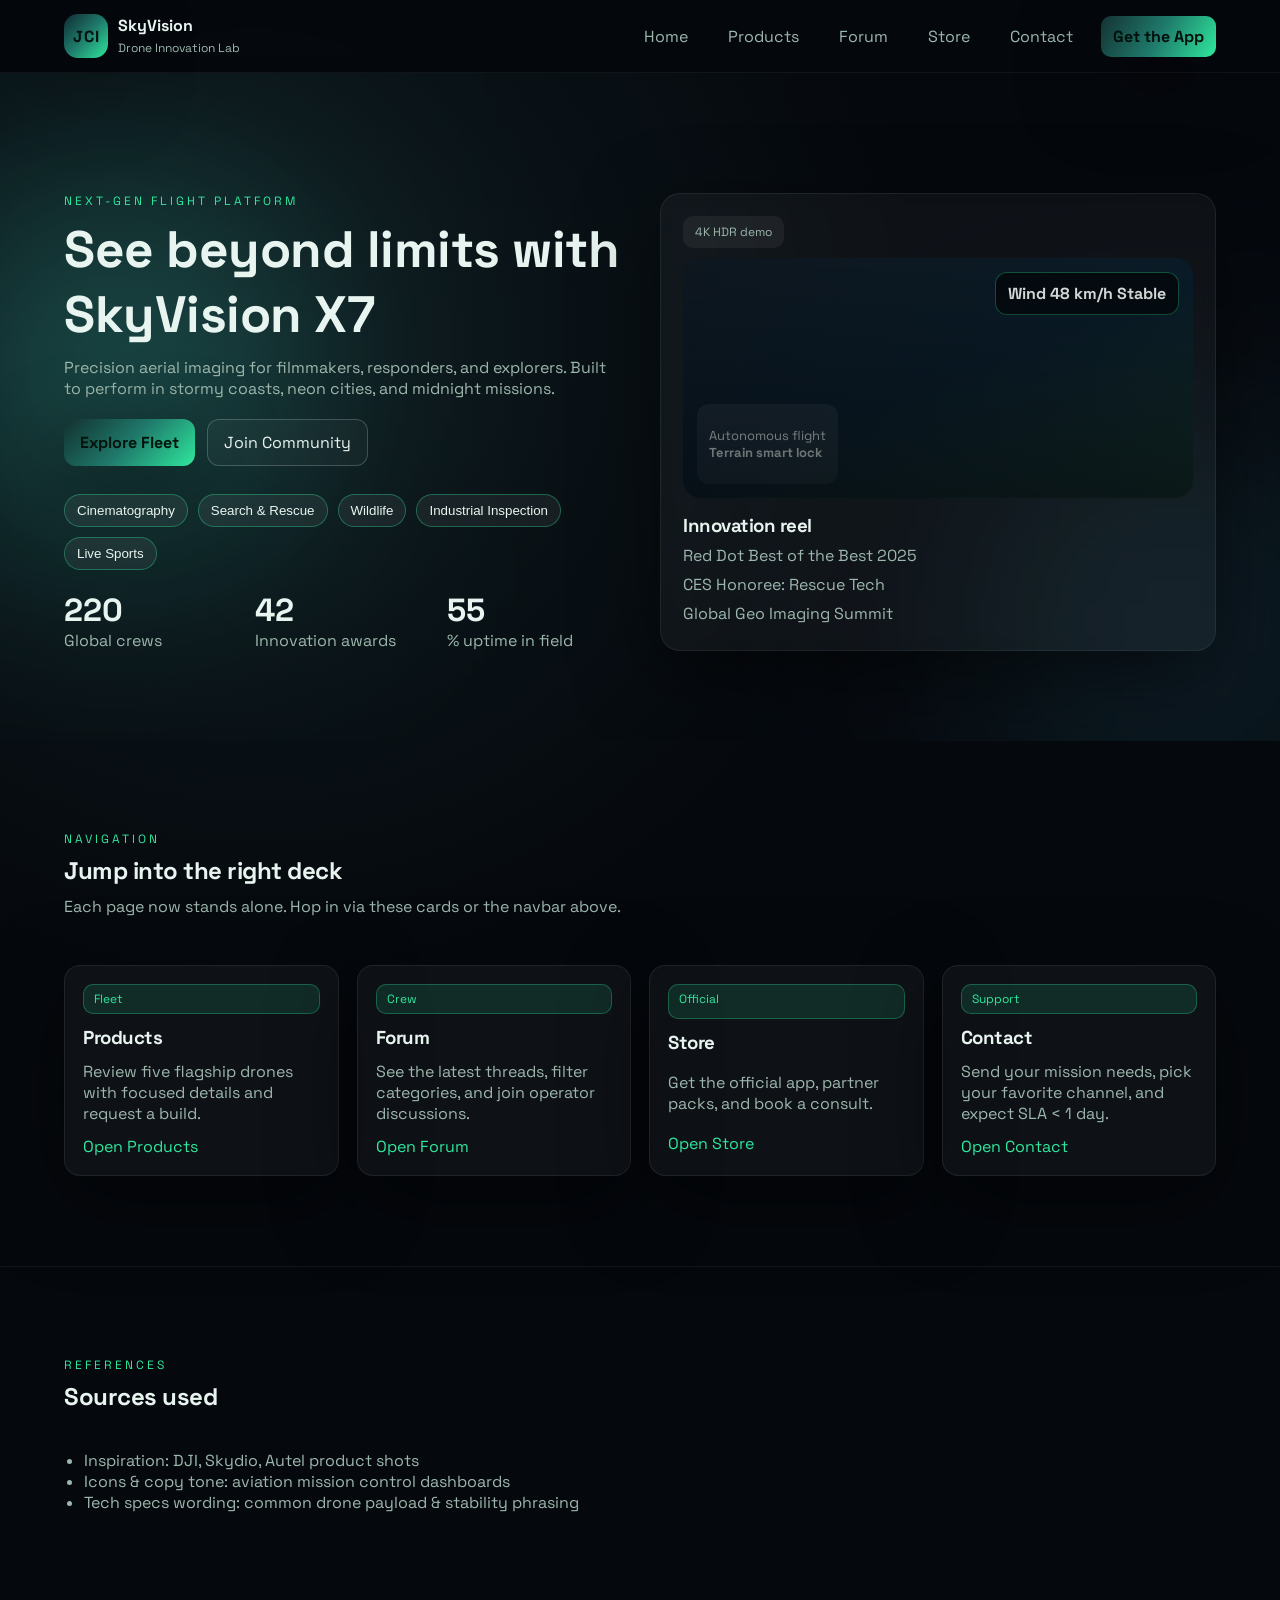
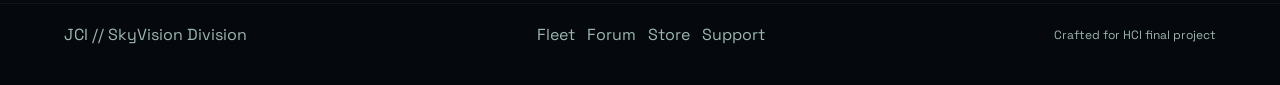
<file: index.html>
<!DOCTYPE html>
<html lang="en">
<head>
  <meta charset="UTF-8">
  <meta name="viewport" content="width=device-width, initial-scale=1.0">
  <title>JCI | SkyVision Experience</title>
  <link rel="preconnect" href="https://fonts.googleapis.com">
  <link rel="preconnect" href="https://fonts.gstatic.com" crossorigin>
  <link href="https://fonts.googleapis.com/css2?family=Space+Grotesk:wght@400;500;600;700&display=swap" rel="stylesheet">
  <link rel="stylesheet" href="styles.css">
</head>
<body>
  <header class="topbar">
    <a class="brand" href="index.html" aria-label="Go to JCI home">
      <div class="brand-mark">JCI</div>
      <div class="brand-text">
        <span>SkyVision</span>
        <small>Drone Innovation Lab</small>
      </div>
    </a>
    <button class="nav-toggle" aria-label="Toggle navigation">
      <span></span><span></span><span></span>
    </button>
    <nav class="nav">
      <a href="index.html">Home</a>
      <a href="products.html">Products</a>
      <a href="forum.html">Forum</a>
      <a href="store.html">Store</a>
      <a href="contact.html">Contact</a>
      <a class="pill" href="store.html#app">Get the App</a>
    </nav>
  </header>

  <main>
    <section id="home" class="section hero">
      <div class="glow glow-a"></div>
      <div class="glow glow-b"></div>
      <div class="hero-grid">
        <div>
          <p class="eyebrow">Next-Gen Flight Platform</p>
          <h1>See beyond limits with SkyVision X7</h1>
          <p class="lede">Precision aerial imaging for filmmakers, responders, and explorers. Built to perform in stormy coasts, neon cities, and midnight missions.</p>
          <div class="actions">
            <a class="btn primary" href="products.html">Explore Fleet</a>
            <a class="btn ghost" href="forum.html">Join Community</a>
          </div>
          <div class="fields">
            <button class="chip field-chip" data-cat="Cinematography">Cinematography</button>
            <button class="chip field-chip" data-cat="Rescue">Search &amp; Rescue</button>
            <button class="chip field-chip" data-cat="Wildlife">Wildlife</button>
            <button class="chip field-chip" data-cat="Industrial">Industrial Inspection</button>
            <button class="chip field-chip" data-cat="Sports">Live Sports</button>
          </div>
          <div class="metrics">
            <div><span class="metric-value" data-target="280">0</span><span class="metric-label">Global crews</span></div>
            <div><span class="metric-value" data-target="42">0</span><span class="metric-label">Innovation awards</span></div>
            <div><span class="metric-value" data-target="99">0</span><span class="metric-label">% uptime in field</span></div>
          </div>
        </div>
        <div class="hero-card">
          <div class="hero-video">
            <div class="video-tag">4K HDR demo</div>
            <div class="video-frame">
              <video
                id="heroVideo"
                class="video-media"
                src="assets/SkyVIsionX7_in action.mp4"
                data-src-primary="assets/SkyVIsionX7_in action.mp4"
                data-src-alt="assets/Vision Tiger.mp4"
                autoplay
                muted
                playsinline
              ></video>
              <div class="floating-badge">
                <p>Autonomous flight<br><strong>Terrain smart lock</strong></p>
              </div>
              <div class="stat-chip">
                <span>Wind 48 km/h</span>
                <strong>Stable</strong>
              </div>
            </div>
          </div>
          <div class="hero-awards">
            <h3>Innovation reel</h3>
            <ul>
              <li>Red Dot Best of the Best 2025</li>
              <li>CES Honoree: Rescue Tech</li>
              <li>Global Geo Imaging Summit</li>
            </ul>
          </div>
        </div>
      </div>
    </section>

    <section class="section">
      <div class="section-head">
        <div>
          <p class="eyebrow">Navigation</p>
          <h2>Jump into the right deck</h2>
          <p class="lede">Each page now stands alone. Hop in via these cards or the navbar above.</p>
        </div>
      </div>
      <div class="card-grid">
        <a class="card" href="products.html">
          <span class="product-tag">Fleet</span>
          <h3>Products</h3>
          <p>Review five flagship drones with focused details and request a build.</p>
          <span class="text-link">Open Products</span>
        </a>
        <a class="card" href="forum.html">
          <span class="product-tag">Crew</span>
          <h3>Forum</h3>
          <p>See the latest threads, filter categories, and join operator discussions.</p>
          <span class="text-link">Open Forum</span>
        </a>
        <a class="card" href="store.html">
          <span class="product-tag">Official</span>
          <h3>Store</h3>
          <p>Get the official app, partner packs, and book a consult.</p>
          <span class="text-link">Open Store</span>
        </a>
        <a class="card" href="contact.html">
          <span class="product-tag">Support</span>
          <h3>Contact</h3>
          <p>Send your mission needs, pick your favorite channel, and expect SLA &lt; 1 day.</p>
          <span class="text-link">Open Contact</span>
        </a>
      </div>
    </section>

    <section class="section references">
      <div class="section-head">
        <div>
          <p class="eyebrow">References</p>
          <h2>Sources used</h2>
        </div>
      </div>
      <ul class="reference-list">
        <li>Inspiration: DJI, Skydio, Autel product shots</li>
        <li>Icons & copy tone: aviation mission control dashboards</li>
        <li>Tech specs wording: common drone payload & stability phrasing</li>
      </ul>
    </section>
  </main>

  <footer class="footer">
    <div>JCI // SkyVision Division</div>
    <div class="foot-links">
      <a href="products.html">Fleet</a>
      <a href="forum.html">Forum</a>
      <a href="store.html">Store</a>
      <a href="contact.html">Support</a>
    </div>
    <div class="foot-meta">Crafted for HCI final project</div>
  </footer>

  <script src="script.js"></script>
</body>
</html>
</file>
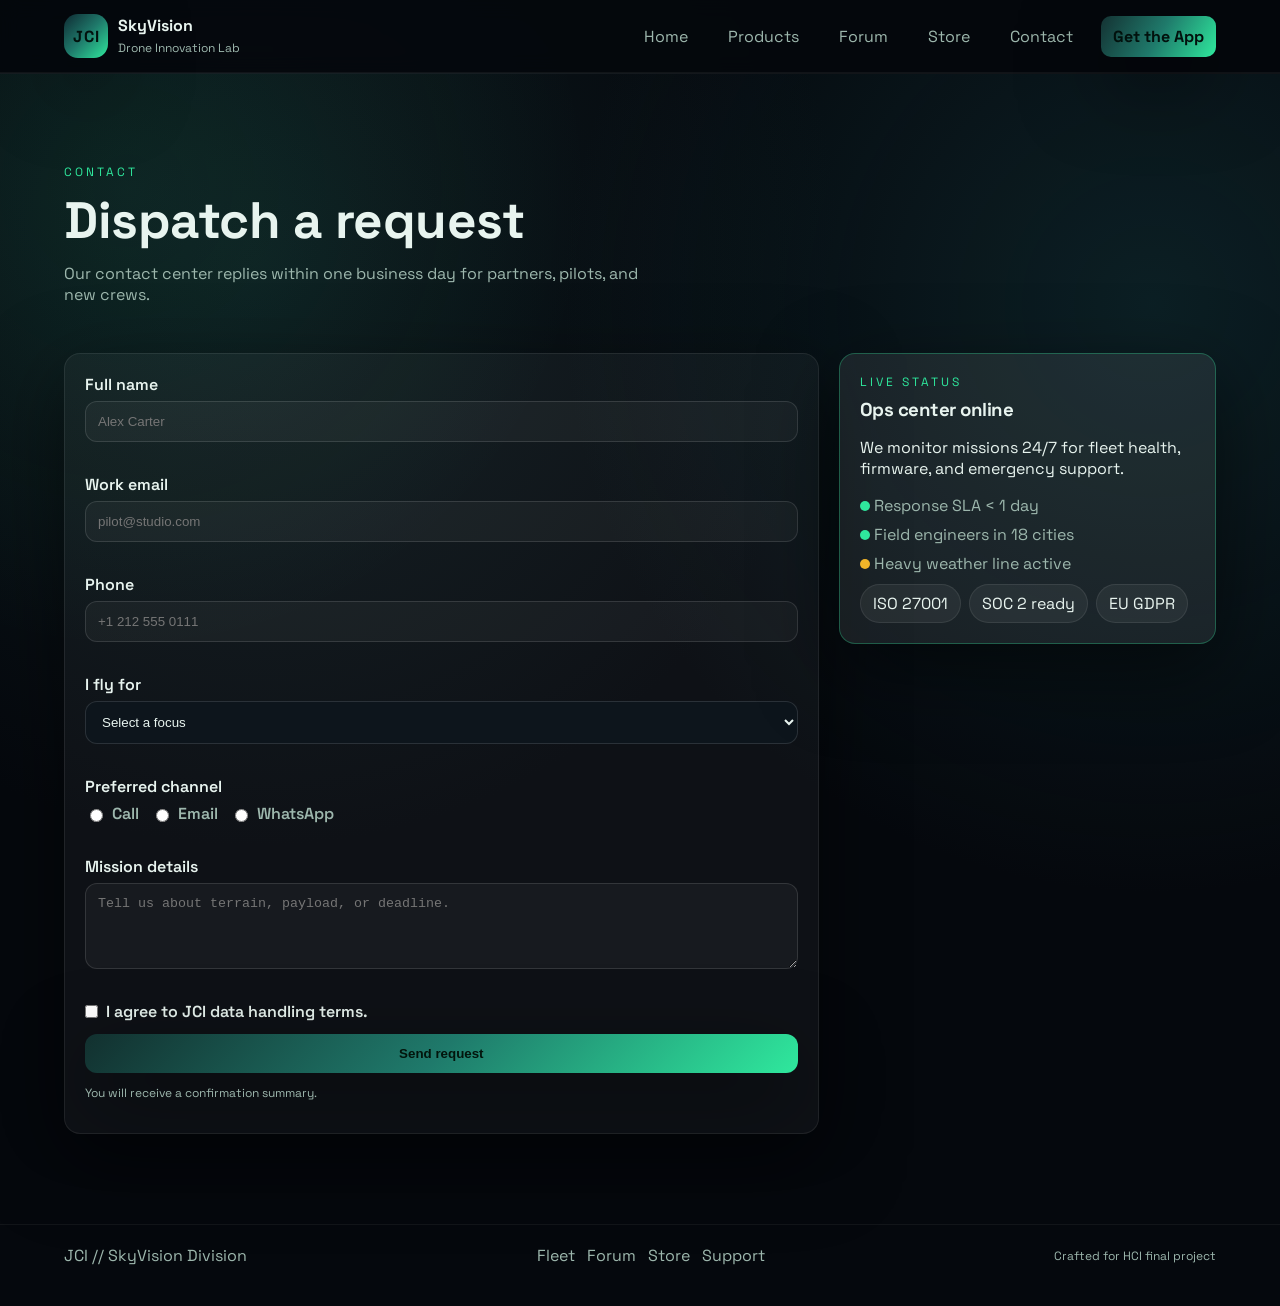
<file: contact.html>
<!DOCTYPE html>
<html lang="en">
<head>
  <meta charset="UTF-8">
  <meta name="viewport" content="width=device-width, initial-scale=1.0">
  <title>Contact | JCI SkyVision</title>
  <link rel="preconnect" href="https://fonts.googleapis.com">
  <link rel="preconnect" href="https://fonts.gstatic.com" crossorigin>
  <link href="https://fonts.googleapis.com/css2?family=Space+Grotesk:wght@400;500;600;700&display=swap" rel="stylesheet">
  <link rel="stylesheet" href="styles.css">
</head>
<body>
  <header class="topbar">
    <a class="brand" href="index.html" aria-label="Go to JCI home">
      <div class="brand-mark">JCI</div>
      <div class="brand-text">
        <span>SkyVision</span>
        <small>Drone Innovation Lab</small>
      </div>
    </a>
    <button class="nav-toggle" aria-label="Toggle navigation">
      <span></span><span></span><span></span>
    </button>
    <nav class="nav">
      <a href="index.html">Home</a>
      <a href="products.html">Products</a>
      <a href="forum.html">Forum</a>
      <a href="store.html">Store</a>
      <a href="contact.html">Contact</a>
      <a class="pill" href="store.html#app">Get the App</a>
    </nav>
  </header>

  <main>
    <section id="contact" class="section contact">
      <div class="section-head">
        <div>
          <p class="eyebrow">Contact</p>
          <h1>Dispatch a request</h1>
          <p class="lede">Our contact center replies within one business day for partners, pilots, and new crews.</p>
        </div>
      </div>
      <div class="contact-grid">
        <form id="contactForm" novalidate>
          <div class="form-row">
            <label for="name">Full name</label>
            <input type="text" id="name" name="name" placeholder="Alex Carter">
            <small class="error" id="err-name"></small>
          </div>
          <div class="form-row">
            <label for="email">Work email</label>
            <input type="email" id="email" name="email" placeholder="pilot@studio.com">
            <small class="error" id="err-email"></small>
          </div>
          <div class="form-row">
            <label for="phone">Phone</label>
            <input type="tel" id="phone" name="phone" placeholder="+1 212 555 0111">
            <small class="error" id="err-phone"></small>
          </div>
          <div class="form-row">
            <label for="role">I fly for</label>
            <select id="role" name="role">
              <option value="">Select a focus</option>
              <option value="film">Film production</option>
              <option value="rescue">Rescue & safety</option>
              <option value="inspection">Industrial inspection</option>
              <option value="mapping">Mapping & survey</option>
              <option value="hobby">Hobby crew</option>
              <option value="security">Security & perimeter patrol</option>
            </select>
            <small class="error" id="err-role"></small>
          </div>
          <div class="form-row">
            <label>Preferred channel</label>
            <div class="radio-row">
              <label><input type="radio" name="channel" value="call"> Call</label>
              <label><input type="radio" name="channel" value="email"> Email</label>
              <label><input type="radio" name="channel" value="whatsapp"> WhatsApp</label>
            </div>
            <small class="error" id="err-channel"></small>
          </div>
          <div class="form-row">
            <label for="message">Mission details</label>
            <textarea id="message" name="message" rows="4" placeholder="Tell us about terrain, payload, or deadline."></textarea>
            <small class="error" id="err-message"></small>
          </div>
          <div class="form-row checkbox">
            <label><input type="checkbox" id="terms" name="terms"> I agree to JCI data handling terms.</label>
            <small class="error" id="err-terms"></small>
          </div>
          <div class="form-row">
            <button class="btn primary" type="submit">Send request</button>
            <p class="tiny">You will receive a confirmation summary.</p>
          </div>
        </form>
        <div class="contact-side">
          <div class="pulse-card">
            <p class="eyebrow">Live status</p>
            <h3>Ops center online</h3>
            <p>We monitor missions 24/7 for fleet health, firmware, and emergency support.</p>
            <ul class="status-list">
              <li><span class="dot green"></span> Response SLA &lt; 1 day</li>
              <li><span class="dot green"></span> Field engineers in 18 cities</li>
              <li><span class="dot yellow"></span> Heavy weather line active</li>
            </ul>
            <div class="chip-row">
              <div class="chip">ISO 27001</div>
              <div class="chip">SOC 2 ready</div>
              <div class="chip">EU GDPR</div>
            </div>
          </div>
        </div>
      </div>
    </section>
  </main>

  <footer class="footer">
    <div>JCI // SkyVision Division</div>
    <div class="foot-links">
      <a href="products.html">Fleet</a>
      <a href="forum.html">Forum</a>
      <a href="store.html">Store</a>
      <a href="contact.html">Support</a>
    </div>
    <div class="foot-meta">Crafted for HCI final project</div>
  </footer>

  <script src="script.js"></script>
</body>
</html>
</file>
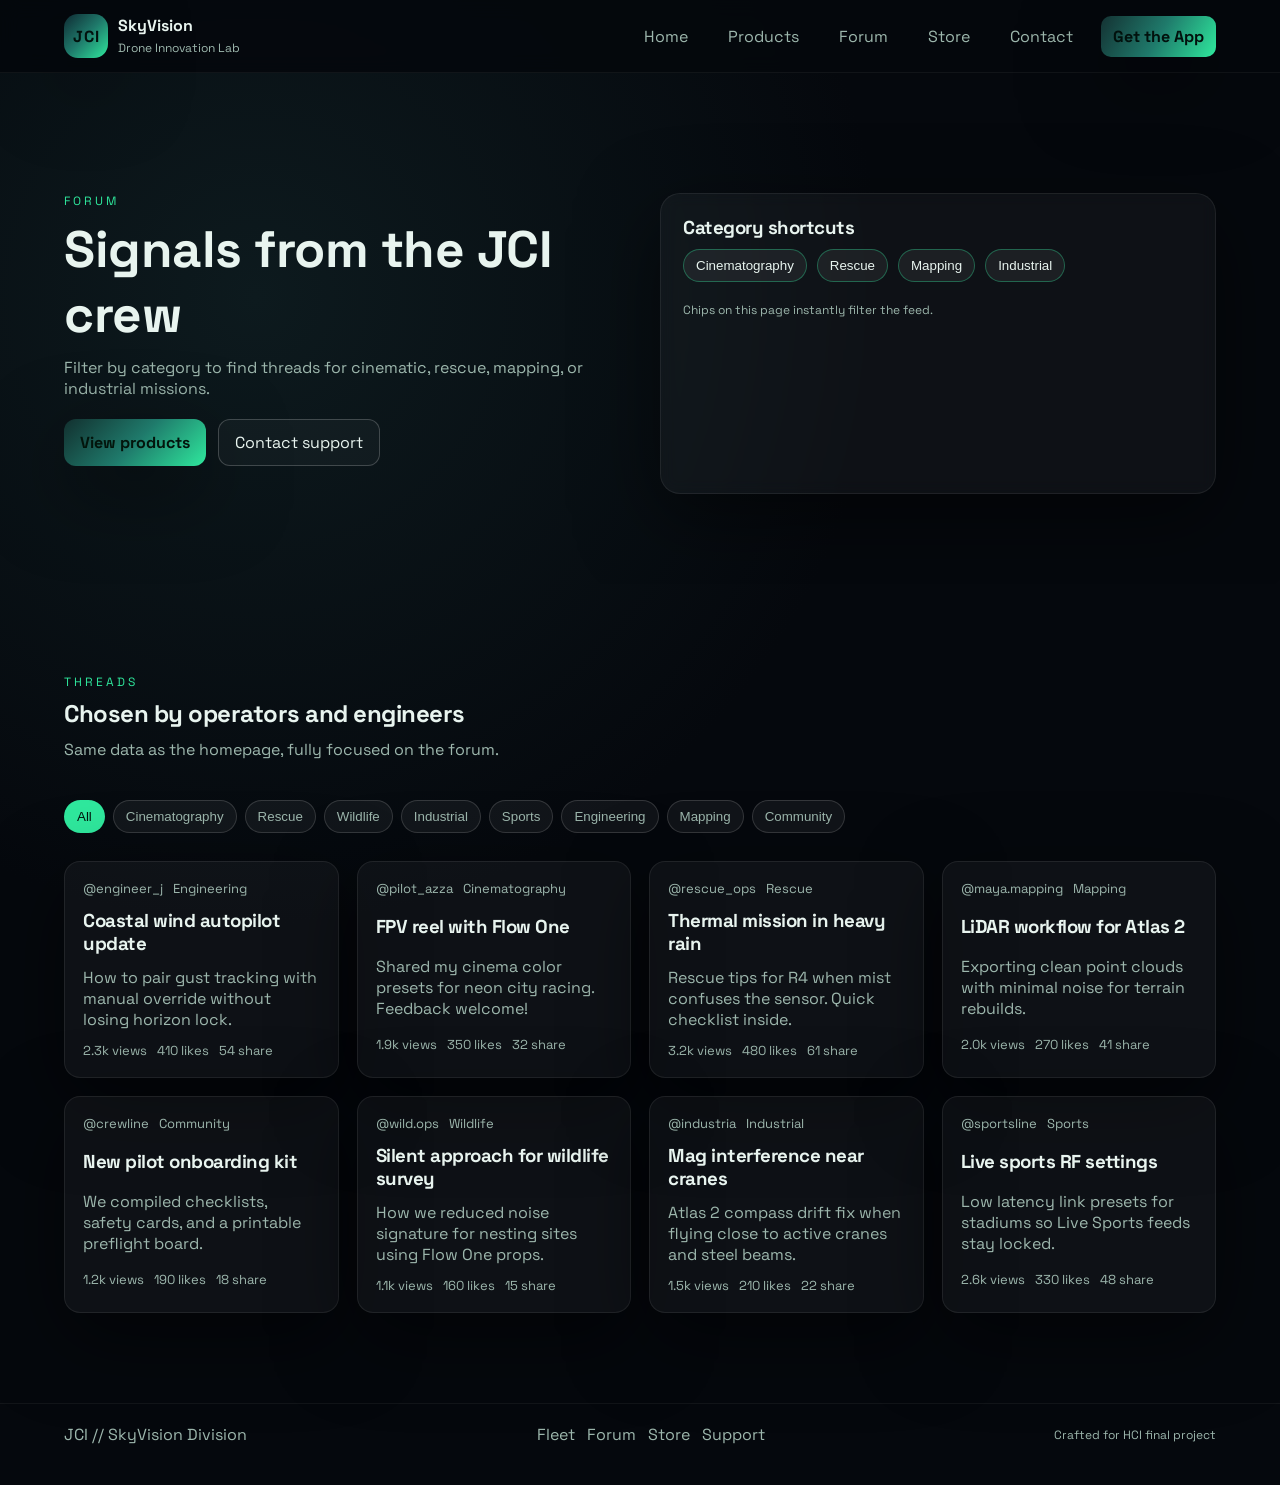
<file: forum.html>
<!DOCTYPE html>
<html lang="en">
<head>
  <meta charset="UTF-8">
  <meta name="viewport" content="width=device-width, initial-scale=1.0">
  <title>Forum | JCI SkyVision</title>
  <link rel="preconnect" href="https://fonts.googleapis.com">
  <link rel="preconnect" href="https://fonts.gstatic.com" crossorigin>
  <link href="https://fonts.googleapis.com/css2?family=Space+Grotesk:wght@400;500;600;700&display=swap" rel="stylesheet">
  <link rel="stylesheet" href="styles.css">
</head>
<body>
  <header class="topbar">
    <a class="brand" href="index.html" aria-label="Go to JCI home">
      <div class="brand-mark">JCI</div>
      <div class="brand-text">
        <span>SkyVision</span>
        <small>Drone Innovation Lab</small>
      </div>
    </a>
    <button class="nav-toggle" aria-label="Toggle navigation">
      <span></span><span></span><span></span>
    </button>
    <nav class="nav">
      <a href="index.html">Home</a>
      <a href="products.html">Products</a>
      <a href="forum.html">Forum</a>
      <a href="store.html">Store</a>
      <a href="contact.html">Contact</a>
      <a class="pill" href="store.html#app">Get the App</a>
    </nav>
  </header>

  <main>
    <section class="section hero" id="forum">
      <div class="hero-grid">
        <div>
          <p class="eyebrow">Forum</p>
          <h1>Signals from the JCI crew</h1>
          <p class="lede">Filter by category to find threads for cinematic, rescue, mapping, or industrial missions.</p>
          <div class="actions">
            <a class="btn primary" href="products.html">View products</a>
            <a class="btn ghost" href="contact.html">Contact support</a>
          </div>
        </div>
        <div class="hero-card">
          <h3>Category shortcuts</h3>
          <div class="fields">
            <button class="chip field-chip" data-cat="Cinematography">Cinematography</button>
            <button class="chip field-chip" data-cat="Rescue">Rescue</button>
            <button class="chip field-chip" data-cat="Mapping">Mapping</button>
            <button class="chip field-chip" data-cat="Industrial">Industrial</button>
          </div>
          <p class="tiny">Chips on this page instantly filter the feed.</p>
        </div>
      </div>
    </section>

    <section class="section">
      <div class="section-head">
        <div>
          <p class="eyebrow">Threads</p>
          <h2>Chosen by operators and engineers</h2>
          <p class="lede">Same data as the homepage, fully focused on the forum.</p>
        </div>
        <div class="filters" id="filterBar"></div>
      </div>
      <div class="card-grid forum-grid" id="forumGrid"></div>
    </section>
  </main>

  <footer class="footer">
    <div>JCI // SkyVision Division</div>
    <div class="foot-links">
      <a href="products.html">Fleet</a>
      <a href="forum.html">Forum</a>
      <a href="store.html">Store</a>
      <a href="contact.html">Support</a>
    </div>
    <div class="foot-meta">Crafted for HCI final project</div>
  </footer>

  <script src="script.js"></script>
</body>
</html>
</file>
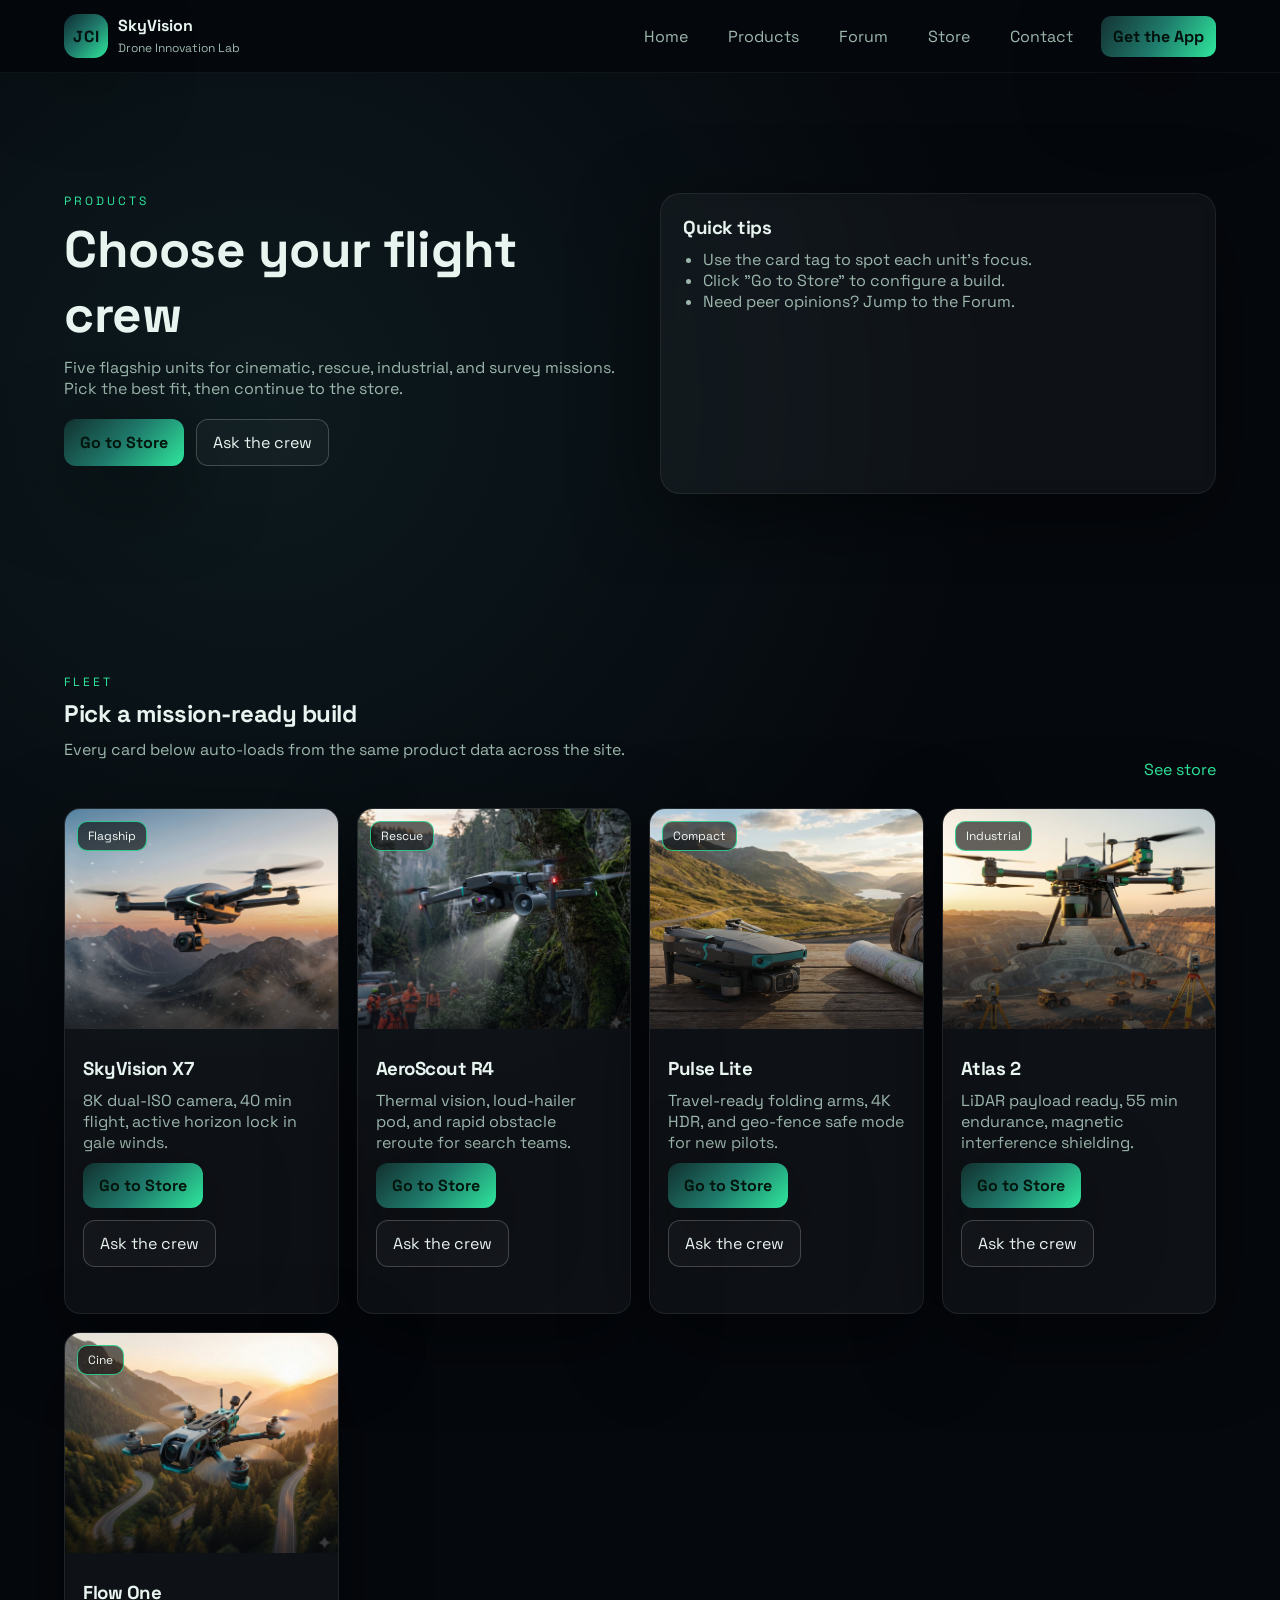
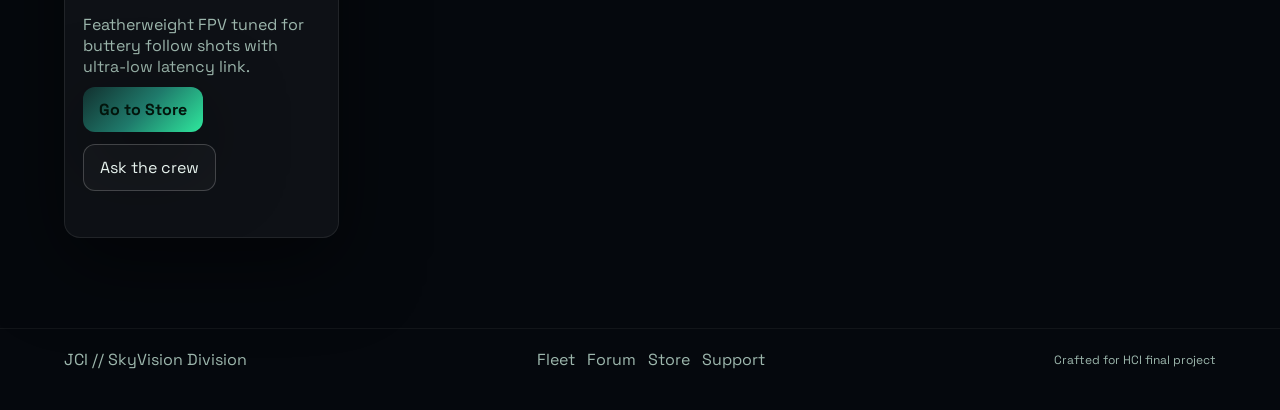
<file: products.html>
<!DOCTYPE html>
<html lang="en">
<head>
  <meta charset="UTF-8">
  <meta name="viewport" content="width=device-width, initial-scale=1.0">
  <title>Products | JCI SkyVision</title>
  <link rel="preconnect" href="https://fonts.googleapis.com">
  <link rel="preconnect" href="https://fonts.gstatic.com" crossorigin>
  <link href="https://fonts.googleapis.com/css2?family=Space+Grotesk:wght@400;500;600;700&display=swap" rel="stylesheet">
  <link rel="stylesheet" href="styles.css">
</head>
<body>
  <header class="topbar">
    <a class="brand" href="index.html" aria-label="Go to JCI home">
      <div class="brand-mark">JCI</div>
      <div class="brand-text">
        <span>SkyVision</span>
        <small>Drone Innovation Lab</small>
      </div>
    </a>
    <button class="nav-toggle" aria-label="Toggle navigation">
      <span></span><span></span><span></span>
    </button>
    <nav class="nav">
      <a href="index.html">Home</a>
      <a href="products.html">Products</a>
      <a href="forum.html">Forum</a>
      <a href="store.html">Store</a>
      <a href="contact.html">Contact</a>
      <a class="pill" href="store.html#app">Get the App</a>
    </nav>
  </header>

  <main>
    <section class="section hero" id="products">
      <div class="hero-grid">
        <div>
          <p class="eyebrow">Products</p>
          <h1>Choose your flight crew</h1>
          <p class="lede">Five flagship units for cinematic, rescue, industrial, and survey missions. Pick the best fit, then continue to the store.</p>
          <div class="actions">
            <a class="btn primary" href="store.html">Go to Store</a>
            <a class="btn ghost" href="forum.html">Ask the crew</a>
          </div>
        </div>
        <div class="hero-card">
          <h3>Quick tips</h3>
          <ul class="reference-list">
            <li>Use the card tag to spot each unit's focus.</li>
            <li>Click "Go to Store" to configure a build.</li>
            <li>Need peer opinions? Jump to the Forum.</li>
          </ul>
        </div>
      </div>
    </section>

    <section class="section">
      <div class="section-head">
        <div>
          <p class="eyebrow">Fleet</p>
          <h2>Pick a mission-ready build</h2>
          <p class="lede">Every card below auto-loads from the same product data across the site.</p>
        </div>
        <a class="text-link" href="store.html">See store</a>
      </div>
      <div class="card-grid" id="productGrid"></div>
    </section>
  </main>

  <footer class="footer">
    <div>JCI // SkyVision Division</div>
    <div class="foot-links">
      <a href="products.html">Fleet</a>
      <a href="forum.html">Forum</a>
      <a href="store.html">Store</a>
      <a href="contact.html">Support</a>
    </div>
    <div class="foot-meta">Crafted for HCI final project</div>
  </footer>

  <script src="script.js"></script>
</body>
</html>
</file>
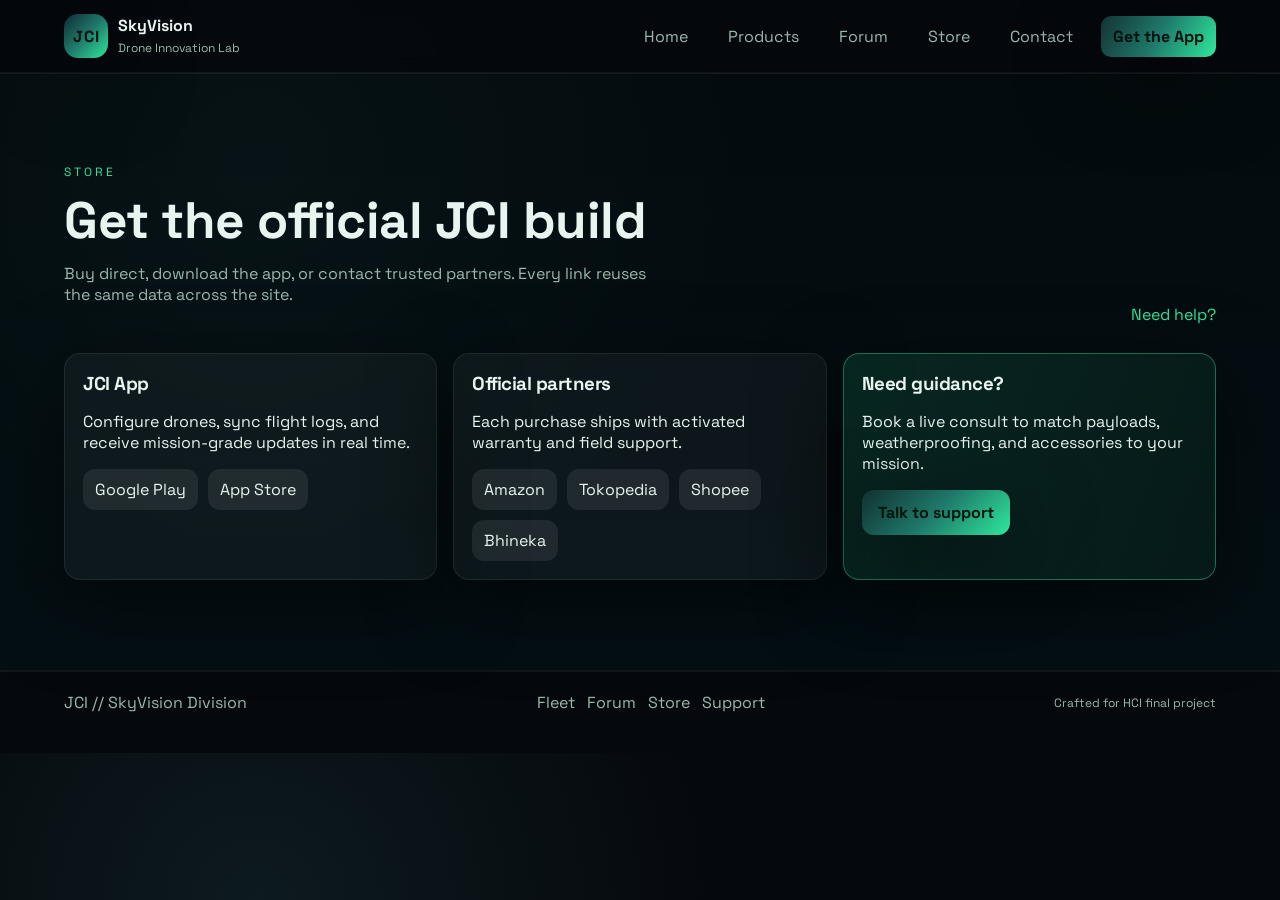
<file: store.html>
<!DOCTYPE html>
<html lang="en">
<head>
  <meta charset="UTF-8">
  <meta name="viewport" content="width=device-width, initial-scale=1.0">
  <title>Store | JCI SkyVision</title>
  <link rel="preconnect" href="https://fonts.googleapis.com">
  <link rel="preconnect" href="https://fonts.gstatic.com" crossorigin>
  <link href="https://fonts.googleapis.com/css2?family=Space+Grotesk:wght@400;500;600;700&display=swap" rel="stylesheet">
  <link rel="stylesheet" href="styles.css">
</head>
<body>
  <header class="topbar">
    <a class="brand" href="index.html" aria-label="Go to JCI home">
      <div class="brand-mark">JCI</div>
      <div class="brand-text">
        <span>SkyVision</span>
        <small>Drone Innovation Lab</small>
      </div>
    </a>
    <button class="nav-toggle" aria-label="Toggle navigation">
      <span></span><span></span><span></span>
    </button>
    <nav class="nav">
      <a href="index.html">Home</a>
      <a href="products.html">Products</a>
      <a href="forum.html">Forum</a>
      <a href="store.html">Store</a>
      <a href="contact.html">Contact</a>
      <a class="pill" href="store.html#app">Get the App</a>
    </nav>
  </header>

  <main>
    <section id="store" class="section store">
      <div class="section-head">
        <div>
          <p class="eyebrow">Store</p>
          <h1>Get the official JCI build</h1>
          <p class="lede">Buy direct, download the app, or contact trusted partners. Every link reuses the same data across the site.</p>
        </div>
        <a class="text-link" href="contact.html">Need help?</a>
      </div>
      <div class="store-grid">
        <div class="store-card" id="app">
          <h3>JCI App</h3>
          <p>Configure drones, sync flight logs, and receive mission-grade updates in real time.</p>
          <div class="badges">
            <a class="badge" href="#" data-store="Google Play">Google Play</a>
            <a class="badge" href="#" data-store="App Store">App Store</a>
          </div>
        </div>
        <div class="store-card">
          <h3>Official partners</h3>
          <p>Each purchase ships with activated warranty and field support.</p>
          <div class="partner-row">
            <a class="badge" href="#" data-partner="Amazon">Amazon</a>
            <a class="badge" href="#" data-partner="Tokopedia">Tokopedia</a>
            <a class="badge" href="#" data-partner="Shopee">Shopee</a>
            <a class="badge" href="#" data-partner="Bhineka">Bhineka</a>
          </div>
        </div>
        <div class="store-card highlight">
          <h3>Need guidance?</h3>
          <p>Book a live consult to match payloads, weatherproofing, and accessories to your mission.</p>
          <a class="btn primary" href="contact.html">Talk to support</a>
        </div>
      </div>
    </section>
  </main>

  <footer class="footer">
    <div>JCI // SkyVision Division</div>
    <div class="foot-links">
      <a href="products.html">Fleet</a>
      <a href="forum.html">Forum</a>
      <a href="store.html">Store</a>
      <a href="contact.html">Support</a>
    </div>
    <div class="foot-meta">Crafted for HCI final project</div>
  </footer>

  <script src="script.js"></script>
</body>
</html>
</file>
<file: styles.css>
/* Typography and palette */
:root {
  --bg: #05080d;
  --bg-soft: #0d151c;
  --card: rgba(255, 255, 255, 0.04);
  --card-strong: rgba(255, 255, 255, 0.08);
  --accent: #2fe89d;
  --accent-2: #1f7a6b;
  --text: #e8f4ef;
  --muted: #9db7ad;
  --warn: #f0b429;
  --error: #f66;
  --shadow: 0 25px 80px rgba(0, 0, 0, 0.5);
}

* {
  box-sizing: border-box;
}

body {
  margin: 0;
  font-family: "Space Grotesk", "Segoe UI", sans-serif;
  background: radial-gradient(circle at 20% 20%, #0d1a1e 0, #05080d 40%), radial-gradient(circle at 80% 0%, #0a1d2a 0, #05080d 45%), #05080d;
  color: var(--text);
}

a {
  color: inherit;
  text-decoration: none;
}

.topbar {
  position: sticky;
  top: 0;
  z-index: 10;
  display: flex;
  align-items: center;
  justify-content: space-between;
  padding: 14px 5vw;
  background: rgba(5, 8, 13, 0.9);
  backdrop-filter: blur(10px);
  border-bottom: 1px solid rgba(255, 255, 255, 0.05);
}

.brand {
  display: flex;
  align-items: center;
  gap: 10px;
}

.brand-mark {
  width: 44px;
  height: 44px;
  border-radius: 14px;
  background: linear-gradient(135deg, #0f2a33, #1f7a6b, #2fe89d);
  display: grid;
  place-items: center;
  font-weight: 700;
  letter-spacing: 1px;
  color: #02110d;
  box-shadow: var(--shadow);
}

.brand-text span {
  display: block;
  font-weight: 700;
}

.brand-text small {
  color: var(--muted);
  font-size: 12px;
}

.nav {
  display: flex;
  align-items: center;
  gap: 16px;
}

.nav a {
  padding: 10px 12px;
  border-radius: 10px;
  transition: background 0.2s ease, color 0.2s ease;
  color: var(--muted);
}

.nav a:hover {
  background: rgba(255, 255, 255, 0.07);
  color: var(--text);
}

.nav .pill {
  background: linear-gradient(120deg, #143233, #1f7a6b, #2fe89d);
  color: #02110d;
  font-weight: 700;
  box-shadow: var(--shadow);
}

.nav-toggle {
  display: none;
  width: 46px;
  height: 46px;
  border-radius: 14px;
  border: 1px solid rgba(255, 255, 255, 0.15);
  background: rgba(255, 255, 255, 0.03);
  gap: 6px;
  flex-direction: column;
  align-items: center;
  justify-content: center;
  cursor: pointer;
}

.nav-toggle span {
  width: 24px;
  height: 2px;
  background: var(--text);
}

.section {
  padding: 90px 5vw;
  position: relative;
}

.hero {
  padding-top: 120px;
  overflow: hidden;
}

.glow {
  position: absolute;
  filter: blur(120px);
  opacity: 0.55;
  mix-blend-mode: screen;
  pointer-events: none;
}

.glow-a {
  width: 320px;
  height: 320px;
  background: #1f7a6b;
  top: 20%;
  left: -4%;
}

.glow-b {
  width: 360px;
  height: 360px;
  background: #0f2a33;
  bottom: -10%;
  right: -6%;
}

.hero-grid {
  display: grid;
  grid-template-columns: repeat(auto-fit, minmax(280px, 1fr));
  gap: 40px;
  position: relative;
  z-index: 1;
}

.eyebrow {
  text-transform: uppercase;
  letter-spacing: 3px;
  font-size: 12px;
  color: var(--accent);
  margin: 0 0 8px;
}

h1, h2, h3 {
  margin: 0 0 10px;
  letter-spacing: -0.5px;
}

h1 {
  font-size: clamp(32px, 4vw, 52px);
}

.lede {
  color: var(--muted);
  margin: 0 0 20px;
  max-width: 600px;
}

.actions {
  display: flex;
  gap: 12px;
  margin-bottom: 28px;
  flex-wrap: wrap;
}

.btn {
  display: inline-flex;
  align-items: center;
  justify-content: center;
  gap: 8px;
  padding: 12px 16px;
  border-radius: 12px;
  border: 1px solid rgba(255, 255, 255, 0.15);
  color: var(--text);
  background: rgba(255, 255, 255, 0.03);
  cursor: pointer;
  transition: transform 0.2s ease, box-shadow 0.2s ease, background 0.2s ease;
}

.btn.primary {
  background: linear-gradient(135deg, #12302f, #1f7a6b, #2fe89d);
  color: #03150c;
  font-weight: 700;
  border: none;
  box-shadow: var(--shadow);
}

.btn.ghost {
  border-color: rgba(255, 255, 255, 0.2);
}

.btn:hover {
  transform: translateY(-2px);
  box-shadow: var(--shadow);
}

.metrics {
  display: grid;
  grid-template-columns: repeat(auto-fit, minmax(160px, 1fr));
  gap: 18px;
  color: var(--muted);
}

.metric-value {
  font-size: 32px;
  font-weight: 700;
  display: block;
  color: var(--text);
}

.hero-card {
  background: var(--card);
  border: 1px solid rgba(255, 255, 255, 0.07);
  border-radius: 20px;
  padding: 22px;
  backdrop-filter: blur(8px);
  box-shadow: var(--shadow);
}

.hero-video {
  margin-bottom: 16px;
}

.video-tag {
  display: inline-block;
  padding: 8px 12px;
  border-radius: 10px;
  background: rgba(255, 255, 255, 0.06);
  color: var(--muted);
  font-size: 12px;
}

.video-frame {
  position: relative;
  margin-top: 10px;
  border-radius: 18px;
  overflow: hidden;
  background: linear-gradient(160deg, #0f1820, #0a1d2a, #17362c);
  height: 240px;
}

.video-frame::after {
  content: "";
  position: absolute;
  inset: 0;
  background: linear-gradient(180deg, rgba(5, 8, 13, 0.05), rgba(5, 8, 13, 0.65));
}

.video-media {
  position: absolute;
  inset: 0;
  width: 100%;
  height: 100%;
  object-fit: cover;
  filter: brightness(0.9) saturate(1.05);
  transform: scale(1.08);
  transform-origin: center;
}

.floating-badge {
  position: absolute;
  bottom: 14px;
  left: 14px;
  padding: 10px 12px;
  border-radius: 12px;
  background: rgba(255, 255, 255, 0.08);
  backdrop-filter: blur(6px);
  font-size: 13px;
}

.stat-chip {
  position: absolute;
  top: 14px;
  right: 14px;
  padding: 10px 12px;
  border-radius: 12px;
  background: rgba(0, 0, 0, 0.6);
  color: #f2f8f5;
  border: 1px solid rgba(47, 232, 157, 0.35);
  font-weight: 700;
}

.hero-awards h3 {
  margin: 0 0 8px;
}

.hero-awards ul {
  padding: 0;
  margin: 0;
  list-style: none;
  color: var(--muted);
  display: grid;
  gap: 8px;
}

.fields {
  display: flex;
  gap: 10px;
  flex-wrap: wrap;
  margin: 8px 0 20px;
}

.chip {
  padding: 8px 12px;
  border-radius: 999px;
  background: rgba(255, 255, 255, 0.06);
  color: var(--text);
  border: 1px solid rgba(255, 255, 255, 0.08);
  cursor: pointer;
}

.field-chip {
  border-color: rgba(47, 232, 157, 0.35);
  color: var(--text);
}

.section-head {
  display: flex;
  justify-content: space-between;
  align-items: flex-end;
  gap: 20px;
  margin-bottom: 28px;
  flex-wrap: wrap;
}

.text-link {
  color: var(--accent);
  display: inline-flex;
  align-items: center;
  gap: 6px;
}

.card-grid {
  display: grid;
  grid-template-columns: repeat(auto-fit, minmax(260px, 1fr));
  gap: 18px;
}

.card {
  padding: 18px;
  border-radius: 16px;
  background: var(--card);
  border: 1px solid rgba(255, 255, 255, 0.08);
  display: grid;
  gap: 12px;
  box-shadow: var(--shadow);
}

.product-card {
  padding: 0;
  overflow: hidden;
}

.product-thumb {
  position: relative;
  height: 220px;
  background: linear-gradient(160deg, #0f1820, #0a1d2a, #17362c);
}

.product-thumb img {
  width: 100%;
  height: 100%;
  object-fit: cover;
  display: block;
}

.product-thumb::after {
  content: "";
  position: absolute;
  inset: 0;
  background: linear-gradient(180deg, rgba(5, 8, 13, 0) 40%, rgba(5, 8, 13, 0.65) 100%);
}

.product-card .product-tag {
  position: absolute;
  top: 12px;
  left: 12px;
  z-index: 1;
  background: rgba(0, 0, 0, 0.6);
  border-color: rgba(47, 232, 157, 0.8);
  color: #f2f8f5;
}

.product-body {
  padding: 16px 18px 18px;
  display: grid;
  gap: 10px;
}

.card h3 {
  margin: 0;
}

.card p {
  margin: 0;
  color: var(--muted);
}

.product-tag {
  display: inline-block;
  padding: 6px 10px;
  border-radius: 10px;
  background: rgba(47, 232, 157, 0.12);
  color: var(--accent);
  font-size: 12px;
  border: 1px solid rgba(47, 232, 157, 0.3);
}

.forum-grid .meta {
  display: flex;
  gap: 10px;
  color: var(--muted);
  font-size: 13px;
}

.forum-grid .counts {
  display: flex;
  gap: 10px;
  color: var(--muted);
  font-size: 13px;
}

.filters {
  display: flex;
  gap: 8px;
  flex-wrap: wrap;
}

.filter-btn {
  padding: 8px 12px;
  border-radius: 999px;
  border: 1px solid rgba(255, 255, 255, 0.15);
  background: rgba(255, 255, 255, 0.05);
  color: var(--muted);
  cursor: pointer;
}

.filter-btn.active {
  background: var(--accent);
  color: #03150c;
  border-color: transparent;
}

.store {
  background: linear-gradient(180deg, rgba(3, 13, 15, 0.6), rgba(3, 20, 25, 0.6));
  border-block: 1px solid rgba(255, 255, 255, 0.05);
}

.store-grid {
  display: grid;
  grid-template-columns: repeat(auto-fit, minmax(260px, 1fr));
  gap: 16px;
}

.store-card {
  padding: 18px;
  border-radius: 16px;
  background: var(--card);
  border: 1px solid rgba(255, 255, 255, 0.08);
  box-shadow: var(--shadow);
}

.store-card h3 {
  margin-top: 0;
}

.store-card .badges {
  display: flex;
  gap: 10px;
  flex-wrap: wrap;
  margin-top: 12px;
}

.badge {
  padding: 10px 12px;
  border-radius: 12px;
  background: rgba(255, 255, 255, 0.08);
  color: var(--text);
  display: inline-flex;
  gap: 6px;
  align-items: center;
}

.partner-row {
  display: flex;
  gap: 10px;
  flex-wrap: wrap;
  margin-top: 12px;
}

.store-card.highlight {
  border-color: rgba(47, 232, 157, 0.4);
  background: linear-gradient(120deg, rgba(47, 232, 157, 0.12), rgba(47, 232, 157, 0.05));
}

.tiny {
  color: var(--muted);
  font-size: 12px;
  margin: 6px 0 0;
}

.contact {
  background: radial-gradient(circle at 10% 10%, rgba(47, 232, 157, 0.08), transparent 30%), radial-gradient(circle at 90% 20%, rgba(22, 66, 71, 0.4), transparent 40%);
  border-top: 1px solid rgba(255, 255, 255, 0.05);
}

.contact-grid {
  display: grid;
  grid-template-columns: 2fr 1fr;
  gap: 20px;
  align-items: start;
}

form {
  background: var(--card);
  padding: 20px;
  border-radius: 16px;
  border: 1px solid rgba(255, 255, 255, 0.08);
  box-shadow: var(--shadow);
}

.form-row {
  display: grid;
  gap: 6px;
  margin-bottom: 12px;
}

label {
  font-weight: 600;
}

input, select, textarea {
  width: 100%;
  padding: 12px;
  border-radius: 12px;
  border: 1px solid rgba(255, 255, 255, 0.12);
  background: rgba(255, 255, 255, 0.04);
  color: var(--text);
}

textarea {
  resize: vertical;
}

input:focus, select:focus, textarea:focus {
  outline: 1px solid var(--accent);
  border-color: rgba(47, 232, 157, 0.6);
}

select {
  background: var(--bg-soft);
  color: var(--text);
}

select option {
  background: #f3f6f8;
  color: #0a1411;
}

.radio-row {
  display: flex;
  gap: 12px;
  flex-wrap: wrap;
  color: var(--muted);
}

.radio-row label {
  display: inline-flex;
  align-items: center;
  gap: 6px;
}

.form-row.checkbox {
  display: flex;
  align-items: center;
  gap: 8px;
  justify-content: flex-start;
}

.form-row.checkbox label {
  display: inline-flex;
  align-items: center;
  gap: 8px;
  white-space: nowrap;
}

.form-row.checkbox input[type="checkbox"] {
  margin: 0;
}

.error {
  color: var(--error);
  min-height: 14px;
}

.contact-side {
  position: sticky;
  top: 100px;
}

.pulse-card {
  background: var(--card-strong);
  padding: 20px;
  border-radius: 16px;
  border: 1px solid rgba(47, 232, 157, 0.3);
  box-shadow: var(--shadow);
}

.status-list {
  list-style: none;
  padding: 0;
  margin: 10px 0;
  color: var(--muted);
  display: grid;
  gap: 8px;
}

.dot {
  width: 10px;
  height: 10px;
  border-radius: 50%;
  display: inline-block;
}

.dot.green {
  background: var(--accent);
}

.dot.yellow {
  background: var(--warn);
}

.chip-row {
  display: flex;
  gap: 8px;
  flex-wrap: wrap;
  margin-top: 10px;
}

.references {
  border-top: 1px solid rgba(255, 255, 255, 0.05);
}

.reference-list {
  list-style: disc;
  margin: 0;
  padding-left: 20px;
  color: var(--muted);
}

.footer {
  padding: 20px 5vw 40px;
  display: flex;
  justify-content: space-between;
  align-items: center;
  gap: 16px;
  flex-wrap: wrap;
  color: var(--muted);
  border-top: 1px solid rgba(255, 255, 255, 0.05);
}

.foot-links {
  display: flex;
  gap: 12px;
}

.foot-links a:hover {
  color: var(--text);
}

.foot-meta {
  font-size: 12px;
}

/* Responsive tweaks */
@media (max-width: 1024px) {
  .contact-grid {
    grid-template-columns: 1fr;
  }
  .contact-side {
    position: static;
  }
}

@media (max-width: 768px) {
  .topbar {
    padding: 12px 4vw;
  }
  .nav {
    position: absolute;
    inset: 68px 16px auto 16px;
    flex-direction: column;
    background: rgba(5, 8, 13, 0.95);
    border: 1px solid rgba(255, 255, 255, 0.08);
    border-radius: 16px;
    padding: 12px;
    display: none;
  }
  .nav.open {
    display: flex;
  }
  .nav-toggle {
    display: inline-flex;
  }
}

@media (max-width: 600px) {
  .section {
    padding: 70px 5vw;
  }
  .hero {
    padding-top: 90px;
  }
  .metrics {
    grid-template-columns: repeat(auto-fit, minmax(120px, 1fr));
  }
  input, select, textarea {
    font-size: 14px;
  }
}
</file>
